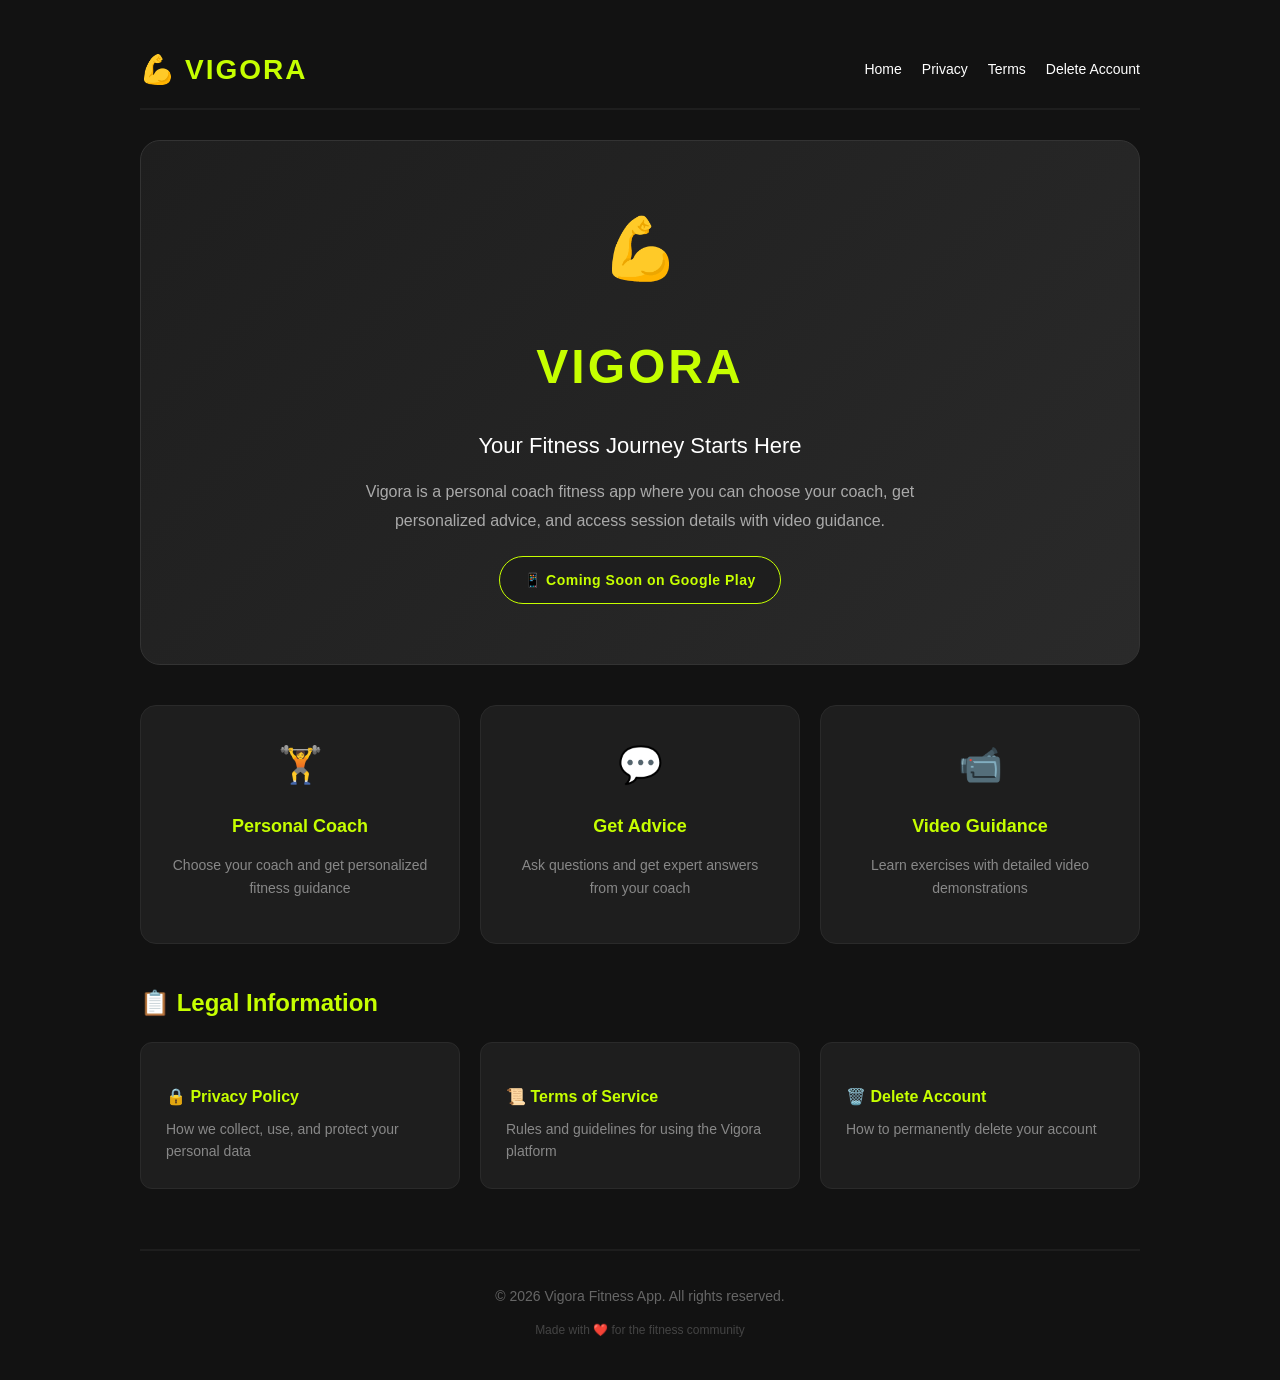
<file: Index.html>
<!DOCTYPE html>
<html lang="en">
<head>
    <meta charset="UTF-8">
    <meta name="viewport" content="width=device-width, initial-scale=1.0">
    <title>VIGORA - Fitness App</title>
    <link rel="stylesheet" href="style.css">
</head>
<body>
    <div class="container">
        <header>
            <div class="logo">
                <span class="logo-icon">💪</span>
                <span class="logo-text">VIGORA</span>
            </div>
            <nav>
                <a href="/">Home</a>
                <a href="privacy.html">Privacy</a>
                <a href="terms.html">Terms</a>
                <a href="delete.html">Delete Account</a>
            </nav>
        </header>

        <div class="hero">
            <div class="hero-icon">💪</div>
            <h1>VIGORA</h1>
            <p class="tagline">Your Fitness Journey Starts Here</p>
            <p class="description">
                Vigora is a personal coach fitness app where you can choose your coach, 
                get personalized advice, and access session details with video guidance.
            </p>
            <div class="badge">
                <span>📱 Coming Soon on Google Play</span>
            </div>
        </div>

        <div class="features">
            <div class="feature-card">
                <div class="feature-icon">🏋️</div>
                <h3>Personal Coach</h3>
                <p>Choose your coach and get personalized fitness guidance</p>
            </div>
            <div class="feature-card">
                <div class="feature-icon">💬</div>
                <h3>Get Advice</h3>
                <p>Ask questions and get expert answers from your coach</p>
            </div>
            <div class="feature-card">
                <div class="feature-icon">📹</div>
                <h3>Video Guidance</h3>
                <p>Learn exercises with detailed video demonstrations</p>
            </div>
        </div>

        <div class="legal-section">
            <h2>📋 Legal Information</h2>
            <div class="legal-grid">
                <a href="privacy.html" class="legal-card">
                    <h3>🔒 Privacy Policy</h3>
                    <p>How we collect, use, and protect your personal data</p>
                </a>
                <a href="terms.html" class="legal-card">
                    <h3>📜 Terms of Service</h3>
                    <p>Rules and guidelines for using the Vigora platform</p>
                </a>
                <a href="delete.html" class="legal-card">
                    <h3>🗑️ Delete Account</h3>
                    <p>How to permanently delete your account</p>
                </a>
            </div>
        </div>

        <footer>
            <p>© 2026 Vigora Fitness App. All rights reserved.</p>
            <p class="footer-text">Made with ❤️ for the fitness community</p>
        </footer>
    </div>
</body>
</html>
</file>
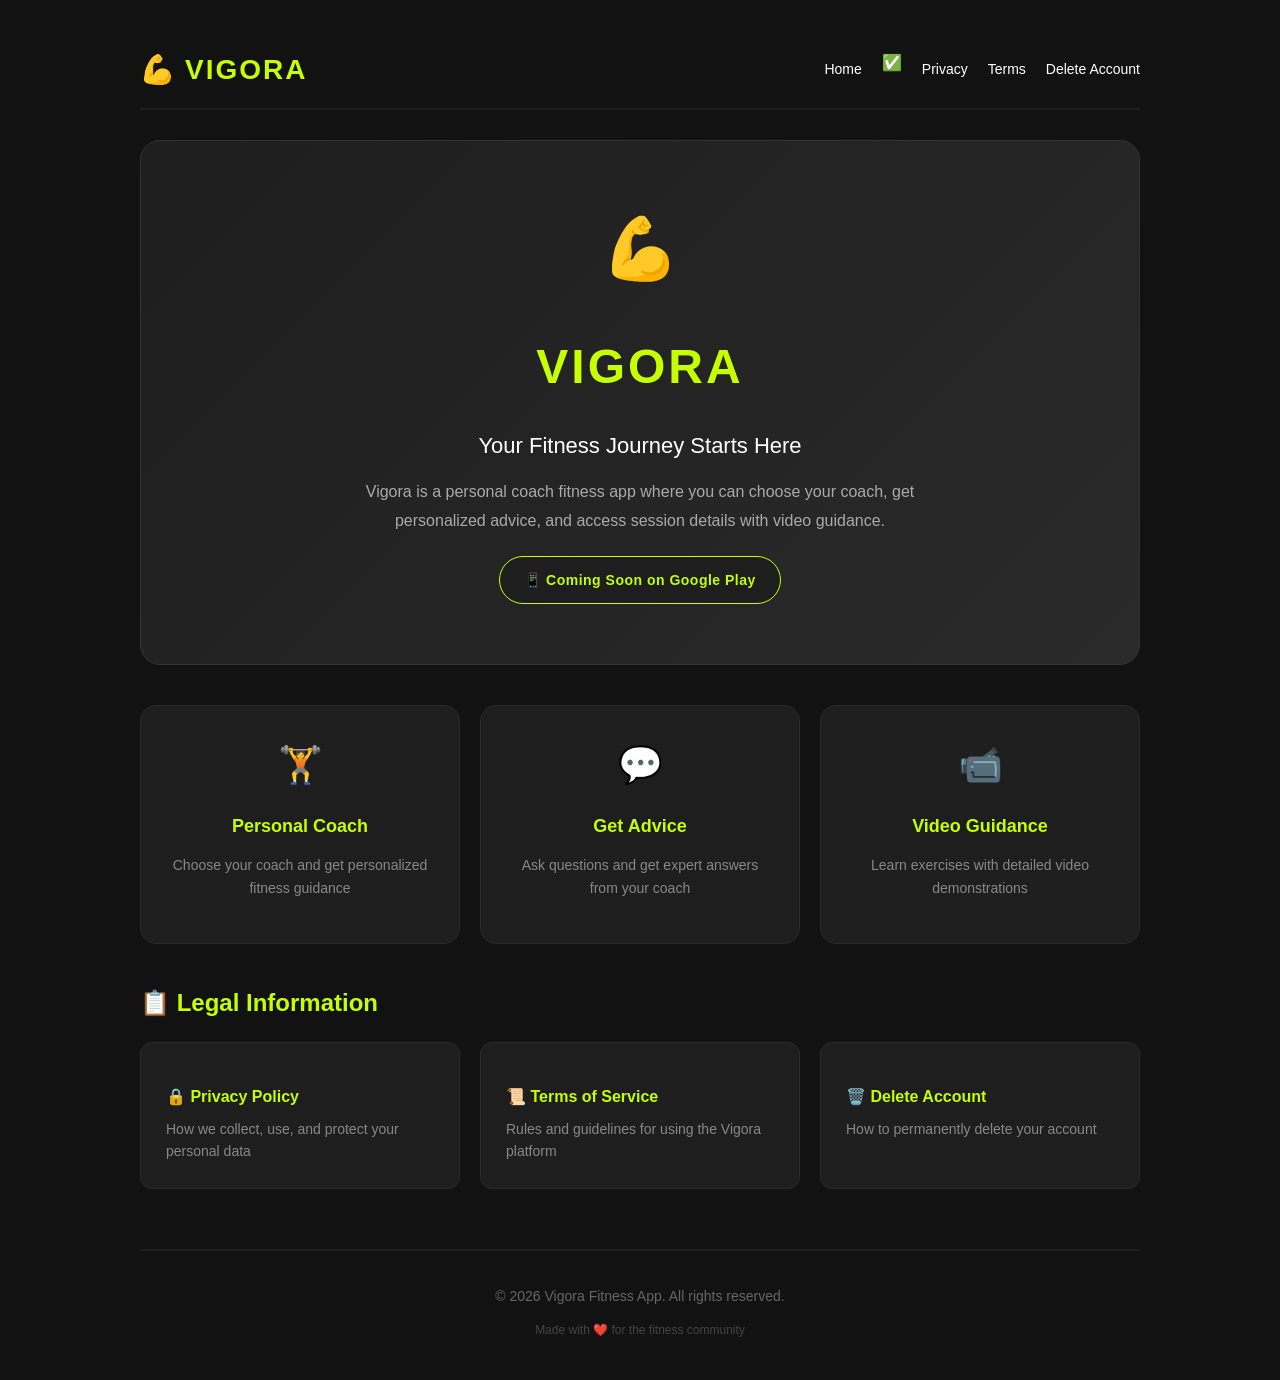
<file: index.html>
<!DOCTYPE html>
<html lang="en">
<head>
    <meta charset="UTF-8">
    <meta name="viewport" content="width=device-width, initial-scale=1.0">
    <title>VIGORA - Fitness App</title>
    <link rel="stylesheet" href="style.css">
</head>
<body>
    <div class="container">
        <header>
            <div class="logo">
                <span class="logo-icon">💪</span>
                <span class="logo-text">VIGORA</span>
            </div>
            <nav>
               <a href="index.html">Home</a> ✅
                <a href="privacy.html">Privacy</a>
                <a href="terms.html">Terms</a>
                <a href="delete.html">Delete Account</a>
            </nav>
        </header>

        <div class="hero">
            <div class="hero-icon">💪</div>
            <h1>VIGORA</h1>
            <p class="tagline">Your Fitness Journey Starts Here</p>
            <p class="description">
                Vigora is a personal coach fitness app where you can choose your coach, 
                get personalized advice, and access session details with video guidance.
            </p>
            <div class="badge">
                <span>📱 Coming Soon on Google Play</span>
            </div>
        </div>

        <div class="features">
            <div class="feature-card">
                <div class="feature-icon">🏋️</div>
                <h3>Personal Coach</h3>
                <p>Choose your coach and get personalized fitness guidance</p>
            </div>
            <div class="feature-card">
                <div class="feature-icon">💬</div>
                <h3>Get Advice</h3>
                <p>Ask questions and get expert answers from your coach</p>
            </div>
            <div class="feature-card">
                <div class="feature-icon">📹</div>
                <h3>Video Guidance</h3>
                <p>Learn exercises with detailed video demonstrations</p>
            </div>
        </div>

        <div class="legal-section">
            <h2>📋 Legal Information</h2>
            <div class="legal-grid">
                <a href="privacy.html" class="legal-card">
                    <h3>🔒 Privacy Policy</h3>
                    <p>How we collect, use, and protect your personal data</p>
                </a>
                <a href="terms.html" class="legal-card">
                    <h3>📜 Terms of Service</h3>
                    <p>Rules and guidelines for using the Vigora platform</p>
                </a>
                <a href="delete.html" class="legal-card">
                    <h3>🗑️ Delete Account</h3>
                    <p>How to permanently delete your account</p>
                </a>
            </div>
        </div>

        <footer>
            <p>© 2026 Vigora Fitness App. All rights reserved.</p>
            <p class="footer-text">Made with ❤️ for the fitness community</p>
        </footer>
    </div>
</body>
</html>
</file>
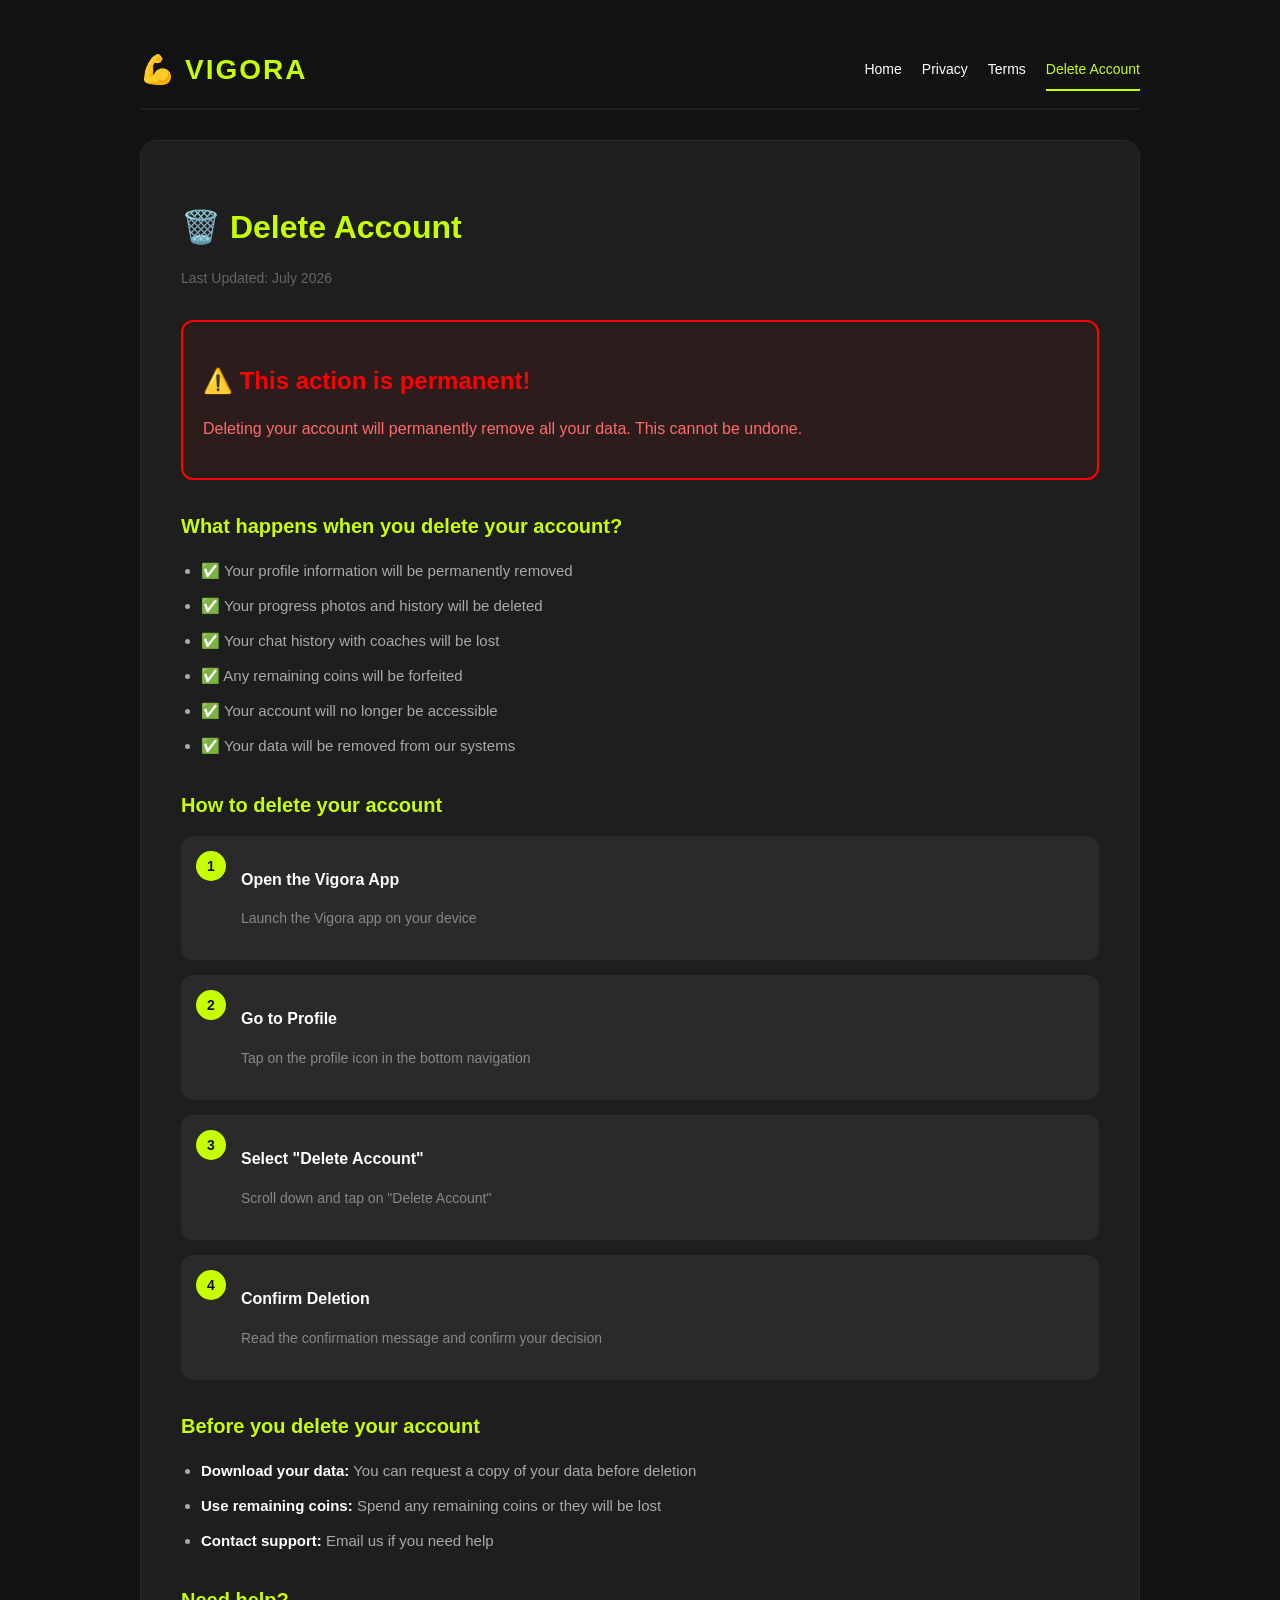
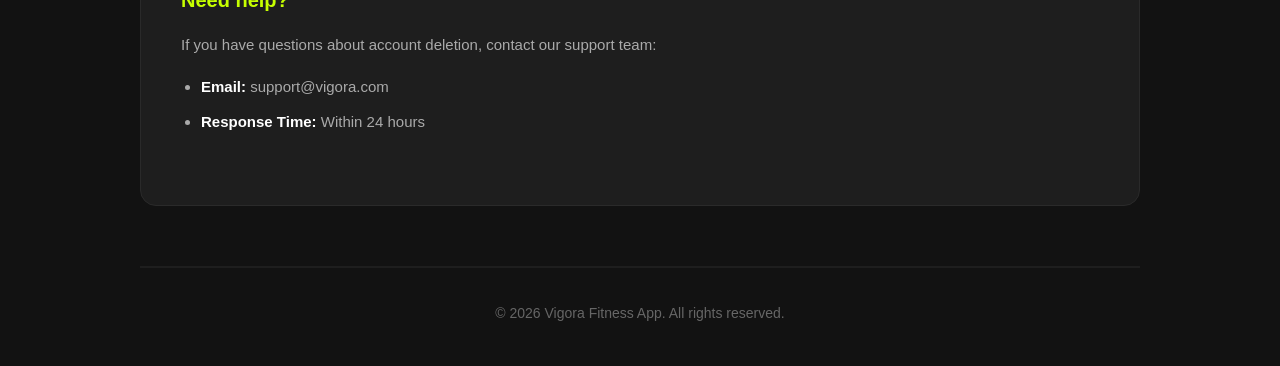
<file: delete.html>
<!DOCTYPE html>
<html lang="en">
<head>
    <meta charset="UTF-8">
    <meta name="viewport" content="width=device-width, initial-scale=1.0">
    <title>Delete Account - VIGORA</title>
    <link rel="stylesheet" href="style.css">
</head>
<body>
    <div class="container">
        <header>
            <div class="logo">
                <span class="logo-icon">💪</span>
                <span class="logo-text">VIGORA</span>
            </div>
            <nav>
                <a href="index.html">Home</a>
                <a href="privacy.html">Privacy</a>
                <a href="terms.html">Terms</a>
                <a href="delete.html" class="active">Delete Account</a>
            </nav>
        </header>

        <div class="legal-content">
            <h1>🗑️ Delete Account</h1>
            <p class="last-updated">Last Updated: July 2026</p>

            <div class="warning-box">
                <h2>⚠️ This action is permanent!</h2>
                <p>Deleting your account will permanently remove all your data. This cannot be undone.</p>
            </div>

            <div class="section">
                <h2>What happens when you delete your account?</h2>
                <ul>
                    <li>✅ Your profile information will be permanently removed</li>
                    <li>✅ Your progress photos and history will be deleted</li>
                    <li>✅ Your chat history with coaches will be lost</li>
                    <li>✅ Any remaining coins will be forfeited</li>
                    <li>✅ Your account will no longer be accessible</li>
                    <li>✅ Your data will be removed from our systems</li>
                </ul>
            </div>

            <div class="section">
                <h2>How to delete your account</h2>
                <div class="steps">
                    <div class="step">
                        <span class="step-number">1</span>
                        <div>
                            <h3>Open the Vigora App</h3>
                            <p>Launch the Vigora app on your device</p>
                        </div>
                    </div>
                    <div class="step">
                        <span class="step-number">2</span>
                        <div>
                            <h3>Go to Profile</h3>
                            <p>Tap on the profile icon in the bottom navigation</p>
                        </div>
                    </div>
                    <div class="step">
                        <span class="step-number">3</span>
                        <div>
                            <h3>Select "Delete Account"</h3>
                            <p>Scroll down and tap on "Delete Account"</p>
                        </div>
                    </div>
                    <div class="step">
                        <span class="step-number">4</span>
                        <div>
                            <h3>Confirm Deletion</h3>
                            <p>Read the confirmation message and confirm your decision</p>
                        </div>
                    </div>
                </div>
            </div>

            <div class="section">
                <h2>Before you delete your account</h2>
                <ul>
                    <li><strong>Download your data:</strong> You can request a copy of your data before deletion</li>
                    <li><strong>Use remaining coins:</strong> Spend any remaining coins or they will be lost</li>
                    <li><strong>Contact support:</strong> Email us if you need help</li>
                </ul>
            </div>

            <div class="section">
                <h2>Need help?</h2>
                <p>If you have questions about account deletion, contact our support team:</p>
                <ul>
                    <li><strong>Email:</strong> support@vigora.com</li>
                    <li><strong>Response Time:</strong> Within 24 hours</li>
                </ul>
            </div>
        </div>

        <footer>
            <p>© 2026 Vigora Fitness App. All rights reserved.</p>
        </footer>
    </div>
</body>
</html>
</file>
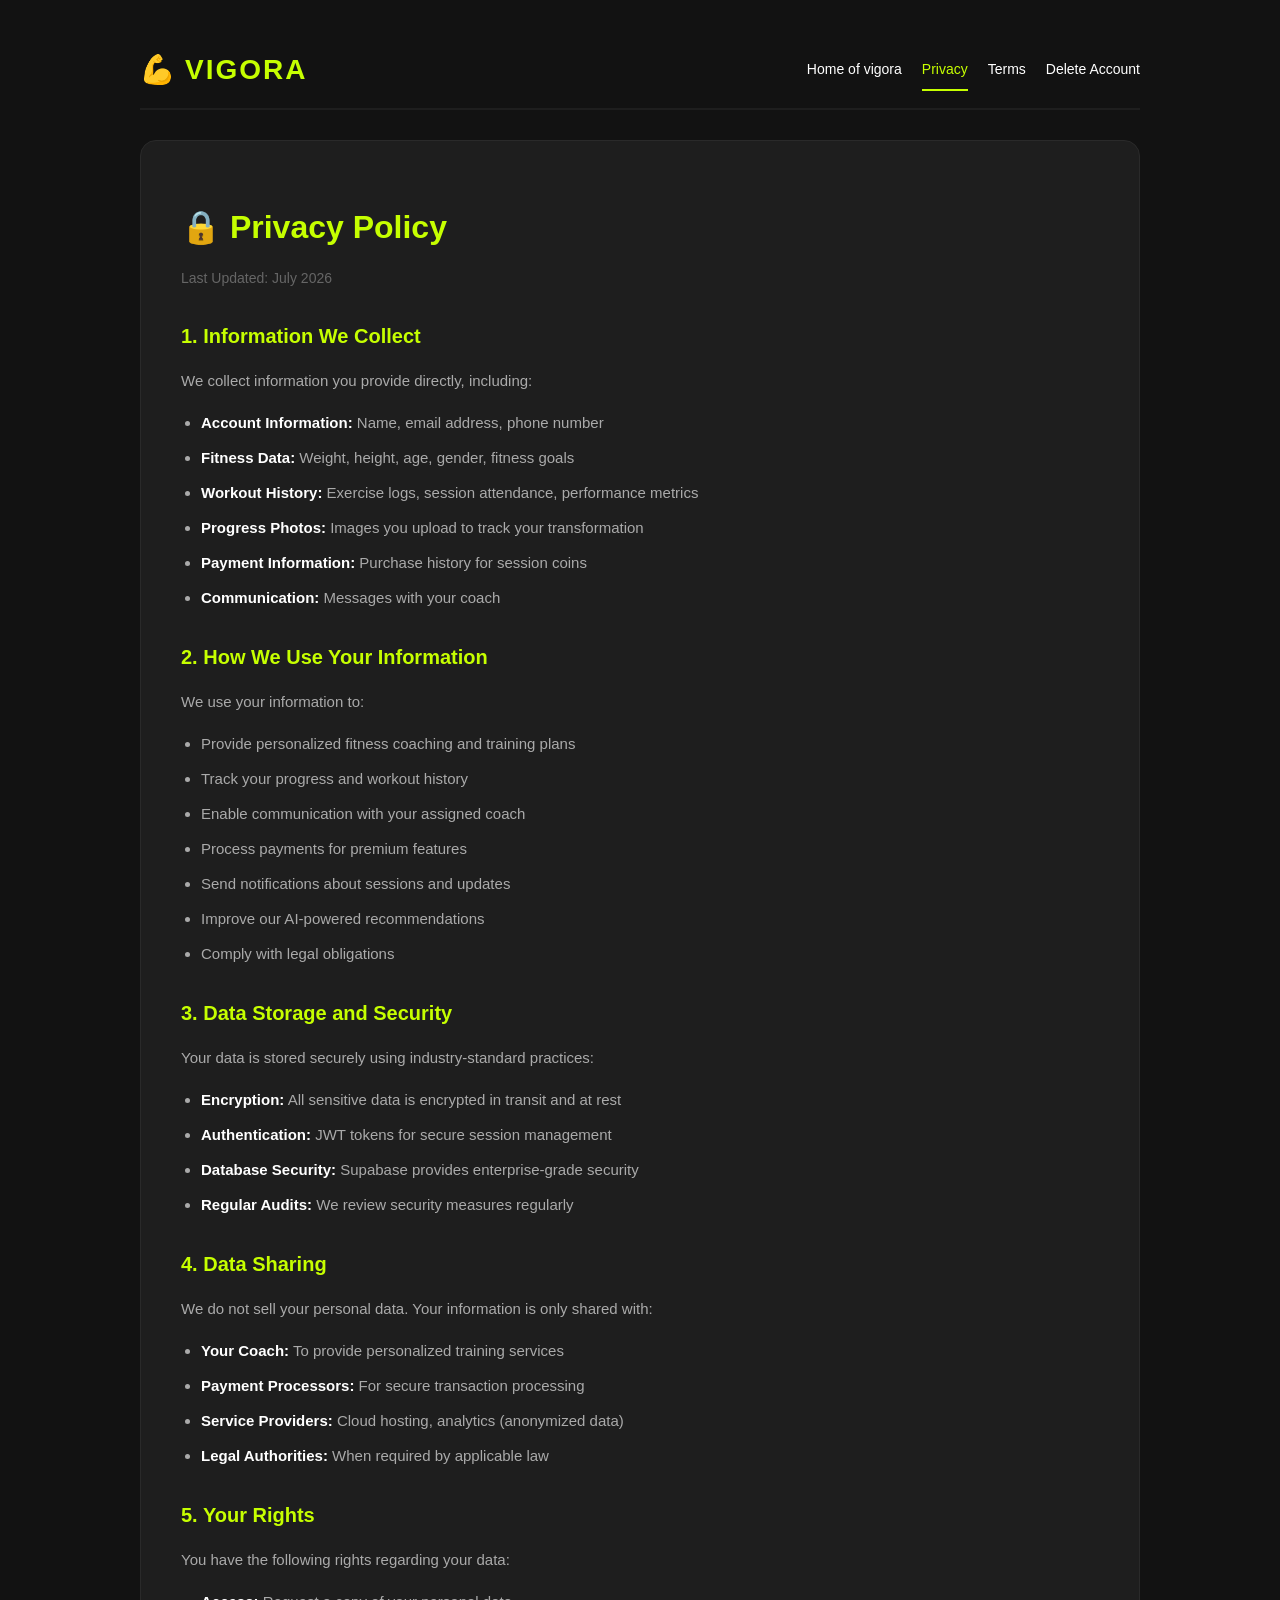
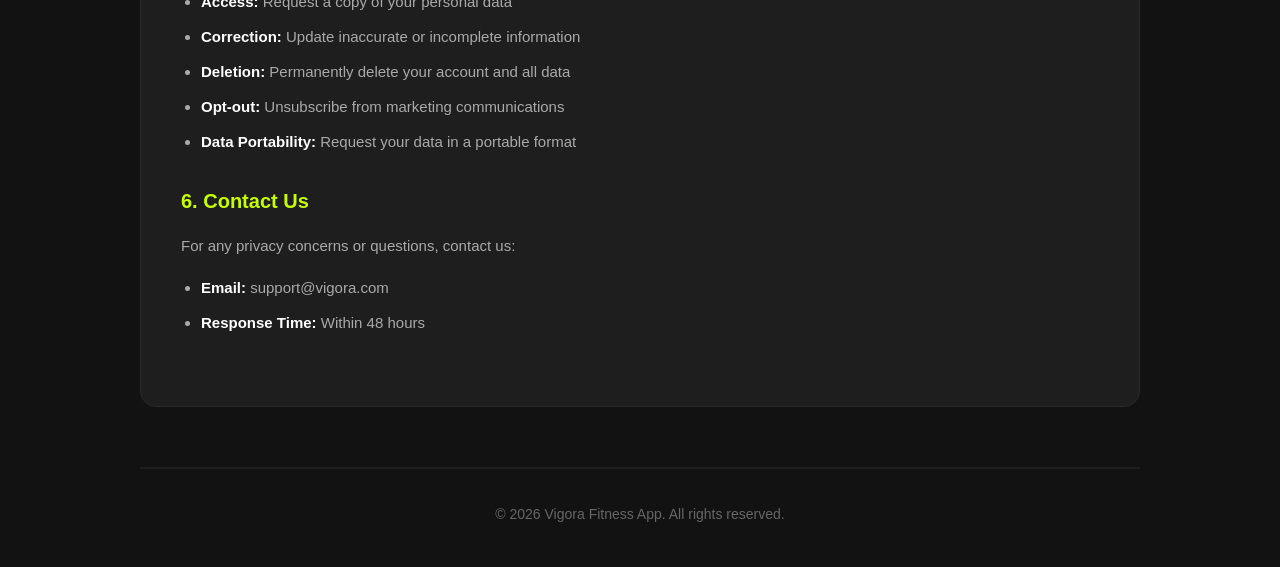
<file: privacy.html>
<!DOCTYPE html>
<html lang="en">
<head>
    <meta charset="UTF-8">
    <meta name="viewport" content="width=device-width, initial-scale=1.0">
    <title>Privacy Policy - VIGORA</title>
    <link rel="stylesheet" href="style.css">
</head>
<body>
    <div class="container">
        <header>
            <div class="logo">
                <span class="logo-icon">💪</span>
                <span class="logo-text">VIGORA</span>
            </div>
            <nav>
                <a href="index.html">Home of vigora </a>
                <a href="privacy.html" class="active">Privacy</a>
                <a href="terms.html">Terms</a>
                <a href="delete.html">Delete Account</a>
            </nav>
        </header>

        <div class="legal-content">
            <h1>🔒 Privacy Policy</h1>
            <p class="last-updated">Last Updated: July 2026</p>

            <div class="section">
                <h2>1. Information We Collect</h2>
                <p>We collect information you provide directly, including:</p>
                <ul>
                    <li><strong>Account Information:</strong> Name, email address, phone number</li>
                    <li><strong>Fitness Data:</strong> Weight, height, age, gender, fitness goals</li>
                    <li><strong>Workout History:</strong> Exercise logs, session attendance, performance metrics</li>
                    <li><strong>Progress Photos:</strong> Images you upload to track your transformation</li>
                    <li><strong>Payment Information:</strong> Purchase history for session coins</li>
                    <li><strong>Communication:</strong> Messages with your coach</li>
                </ul>
            </div>

            <div class="section">
                <h2>2. How We Use Your Information</h2>
                <p>We use your information to:</p>
                <ul>
                    <li>Provide personalized fitness coaching and training plans</li>
                    <li>Track your progress and workout history</li>
                    <li>Enable communication with your assigned coach</li>
                    <li>Process payments for premium features</li>
                    <li>Send notifications about sessions and updates</li>
                    <li>Improve our AI-powered recommendations</li>
                    <li>Comply with legal obligations</li>
                </ul>
            </div>

            <div class="section">
                <h2>3. Data Storage and Security</h2>
                <p>Your data is stored securely using industry-standard practices:</p>
                <ul>
                    <li><strong>Encryption:</strong> All sensitive data is encrypted in transit and at rest</li>
                    <li><strong>Authentication:</strong> JWT tokens for secure session management</li>
                    <li><strong>Database Security:</strong> Supabase provides enterprise-grade security</li>
                    <li><strong>Regular Audits:</strong> We review security measures regularly</li>
                </ul>
            </div>

            <div class="section">
                <h2>4. Data Sharing</h2>
                <p>We do not sell your personal data. Your information is only shared with:</p>
                <ul>
                    <li><strong>Your Coach:</strong> To provide personalized training services</li>
                    <li><strong>Payment Processors:</strong> For secure transaction processing</li>
                    <li><strong>Service Providers:</strong> Cloud hosting, analytics (anonymized data)</li>
                    <li><strong>Legal Authorities:</strong> When required by applicable law</li>
                </ul>
            </div>

            <div class="section">
                <h2>5. Your Rights</h2>
                <p>You have the following rights regarding your data:</p>
                <ul>
                    <li><strong>Access:</strong> Request a copy of your personal data</li>
                    <li><strong>Correction:</strong> Update inaccurate or incomplete information</li>
                    <li><strong>Deletion:</strong> Permanently delete your account and all data</li>
                    <li><strong>Opt-out:</strong> Unsubscribe from marketing communications</li>
                    <li><strong>Data Portability:</strong> Request your data in a portable format</li>
                </ul>
            </div>

            <div class="section">
                <h2>6. Contact Us</h2>
                <p>For any privacy concerns or questions, contact us:</p>
                <ul>
                    <li><strong>Email:</strong> support@vigora.com</li>
                    <li><strong>Response Time:</strong> Within 48 hours</li>
                </ul>
            </div>
        </div>

        <footer>
            <p>© 2026 Vigora Fitness App. All rights reserved.</p>
        </footer>
    </div>
</body>
</html>
</file>
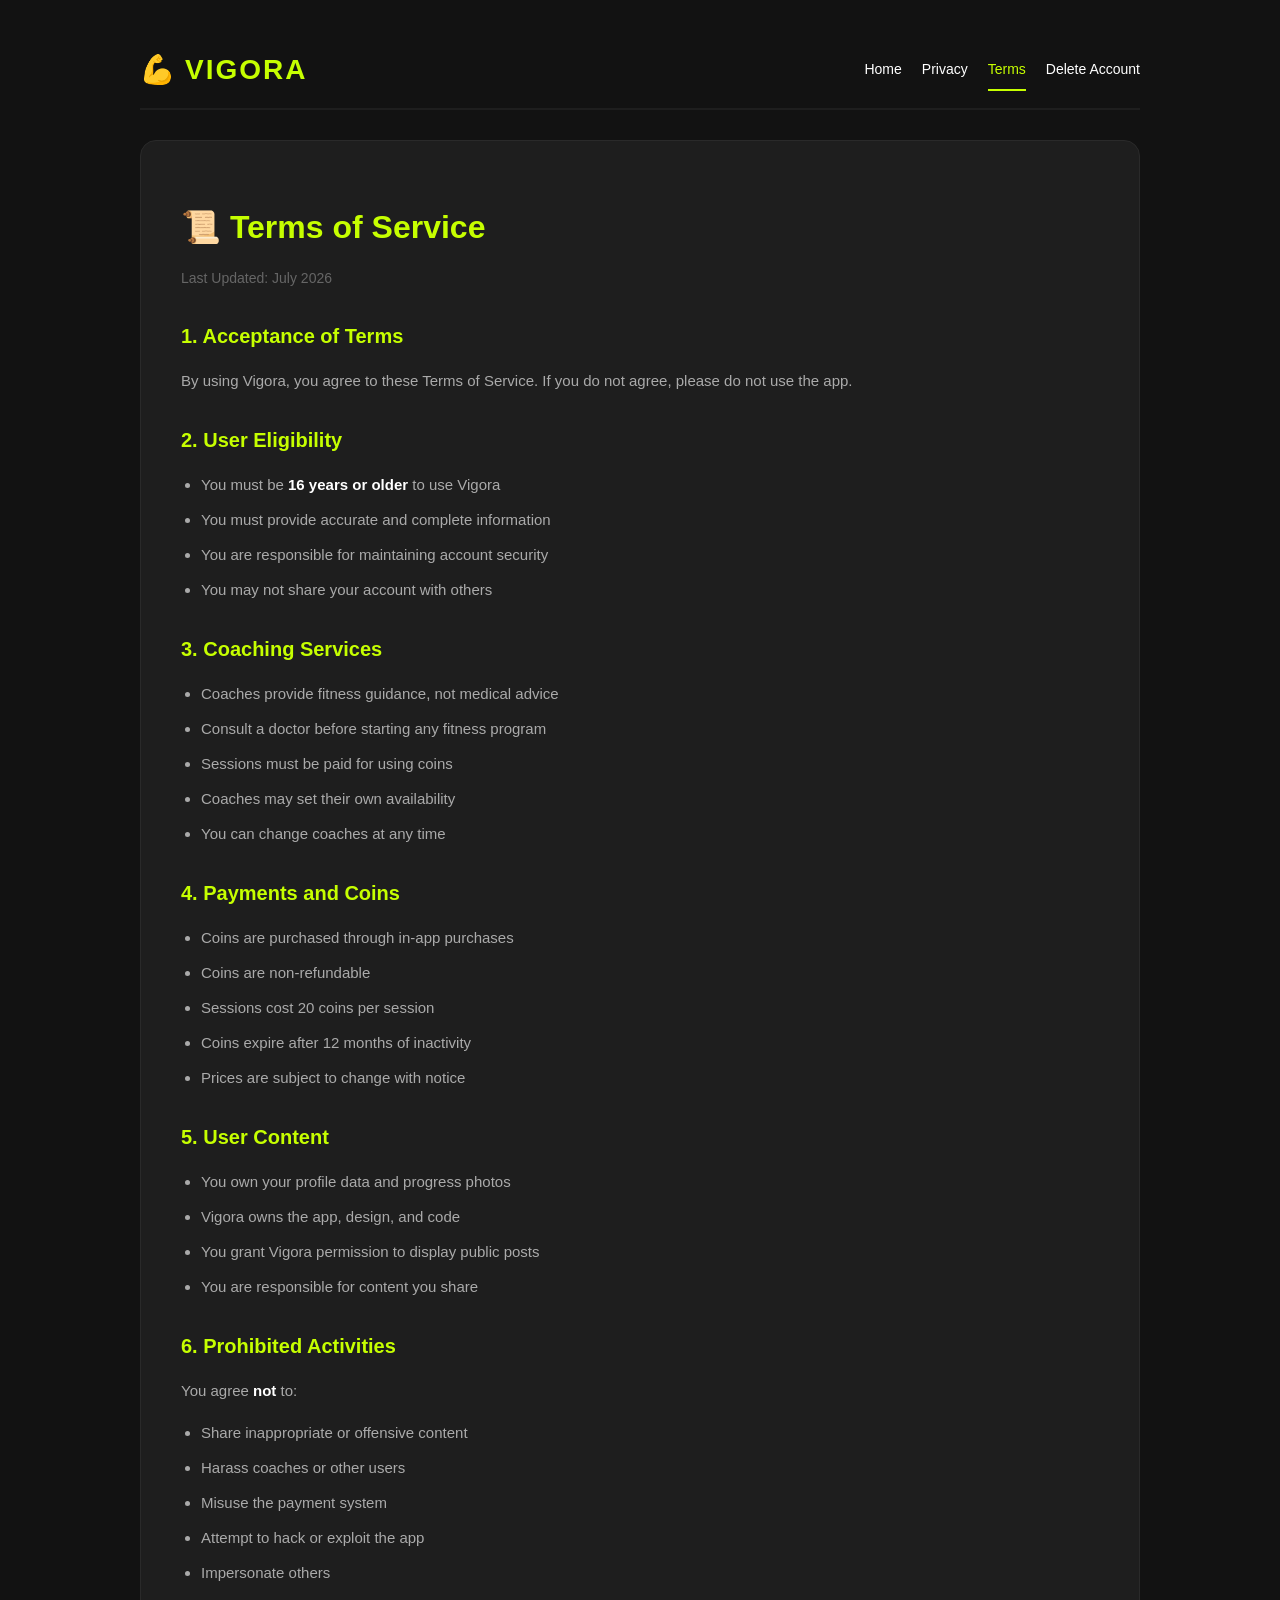
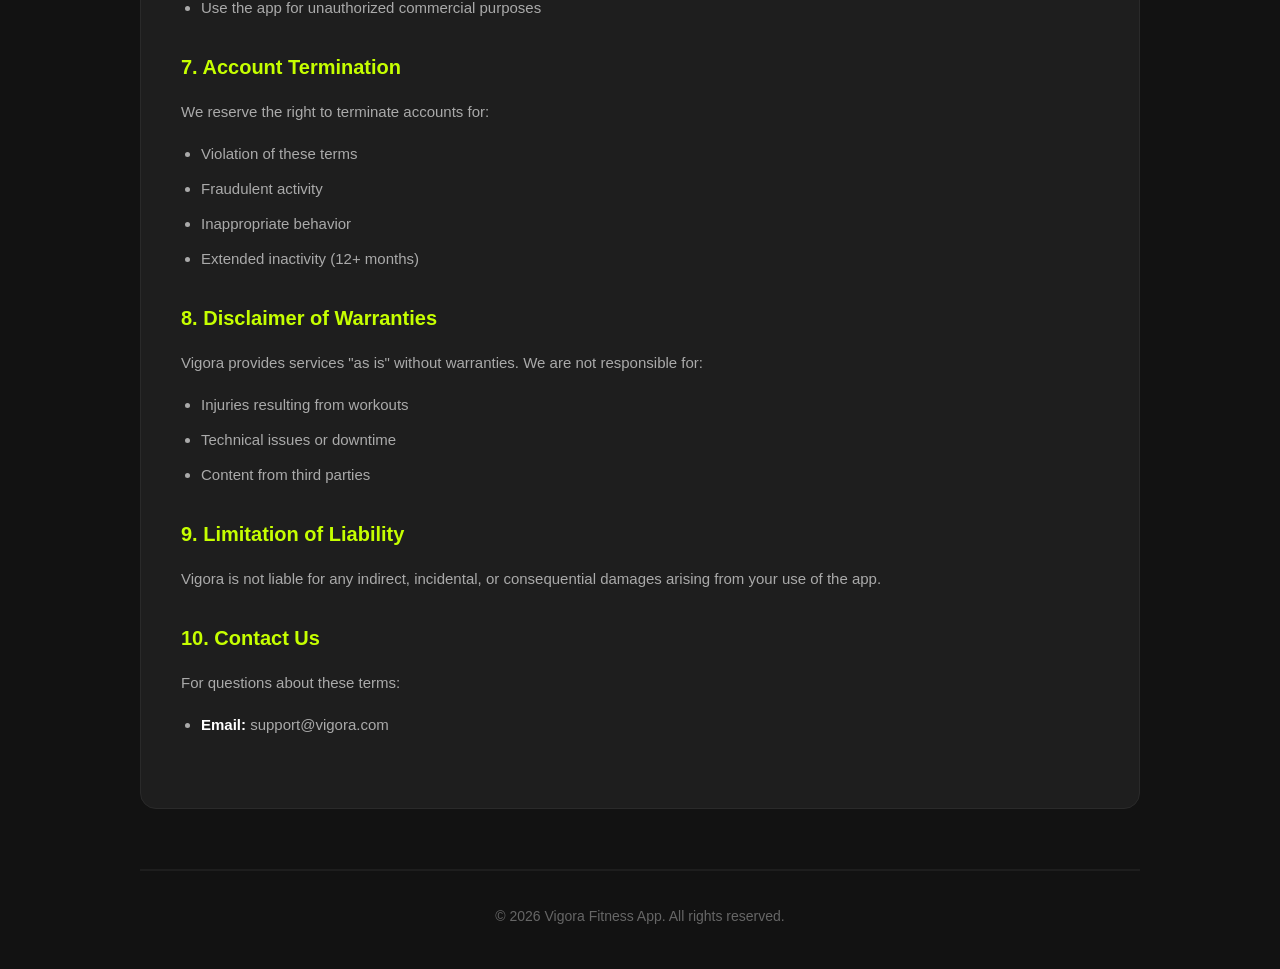
<file: terms.html>
<!DOCTYPE html>
<html lang="en">
<head>
    <meta charset="UTF-8">
    <meta name="viewport" content="width=device-width, initial-scale=1.0">
    <title>Terms of Service - VIGORA</title>
    <link rel="stylesheet" href="style.css">
</head>
<body>
    <div class="container">
        <header>
            <div class="logo">
                <span class="logo-icon">💪</span>
                <span class="logo-text">VIGORA</span>
            </div>
            <nav>
                <a href="index.html">Home</a>
                <a href="privacy.html">Privacy</a>
                <a href="terms.html" class="active">Terms</a>
                <a href="delete.html">Delete Account</a>
            </nav>
        </header>

        <div class="legal-content">
            <h1>📜 Terms of Service</h1>
            <p class="last-updated">Last Updated: July 2026</p>

            <div class="section">
                <h2>1. Acceptance of Terms</h2>
                <p>By using Vigora, you agree to these Terms of Service. If you do not agree, please do not use the app.</p>
            </div>

            <div class="section">
                <h2>2. User Eligibility</h2>
                <ul>
                    <li>You must be <strong>16 years or older</strong> to use Vigora</li>
                    <li>You must provide accurate and complete information</li>
                    <li>You are responsible for maintaining account security</li>
                    <li>You may not share your account with others</li>
                </ul>
            </div>

            <div class="section">
                <h2>3. Coaching Services</h2>
                <ul>
                    <li>Coaches provide fitness guidance, not medical advice</li>
                    <li>Consult a doctor before starting any fitness program</li>
                    <li>Sessions must be paid for using coins</li>
                    <li>Coaches may set their own availability</li>
                    <li>You can change coaches at any time</li>
                </ul>
            </div>

            <div class="section">
                <h2>4. Payments and Coins</h2>
                <ul>
                    <li>Coins are purchased through in-app purchases</li>
                    <li>Coins are non-refundable</li>
                    <li>Sessions cost 20 coins per session</li>
                    <li>Coins expire after 12 months of inactivity</li>
                    <li>Prices are subject to change with notice</li>
                </ul>
            </div>

            <div class="section">
                <h2>5. User Content</h2>
                <ul>
                    <li>You own your profile data and progress photos</li>
                    <li>Vigora owns the app, design, and code</li>
                    <li>You grant Vigora permission to display public posts</li>
                    <li>You are responsible for content you share</li>
                </ul>
            </div>

            <div class="section">
                <h2>6. Prohibited Activities</h2>
                <p>You agree <strong>not</strong> to:</p>
                <ul>
                    <li>Share inappropriate or offensive content</li>
                    <li>Harass coaches or other users</li>
                    <li>Misuse the payment system</li>
                    <li>Attempt to hack or exploit the app</li>
                    <li>Impersonate others</li>
                    <li>Use the app for unauthorized commercial purposes</li>
                </ul>
            </div>

            <div class="section">
                <h2>7. Account Termination</h2>
                <p>We reserve the right to terminate accounts for:</p>
                <ul>
                    <li>Violation of these terms</li>
                    <li>Fraudulent activity</li>
                    <li>Inappropriate behavior</li>
                    <li>Extended inactivity (12+ months)</li>
                </ul>
            </div>

            <div class="section">
                <h2>8. Disclaimer of Warranties</h2>
                <p>Vigora provides services "as is" without warranties. We are not responsible for:</p>
                <ul>
                    <li>Injuries resulting from workouts</li>
                    <li>Technical issues or downtime</li>
                    <li>Content from third parties</li>
                </ul>
            </div>

            <div class="section">
                <h2>9. Limitation of Liability</h2>
                <p>Vigora is not liable for any indirect, incidental, or consequential damages arising from your use of the app.</p>
            </div>

            <div class="section">
                <h2>10. Contact Us</h2>
                <p>For questions about these terms:</p>
                <ul>
                    <li><strong>Email:</strong> support@vigora.com</li>
                </ul>
            </div>
        </div>

        <footer>
            <p>© 2026 Vigora Fitness App. All rights reserved.</p>
        </footer>
    </div>
</body>
</html>
</file>
<file: style.css>
cat > style.css << 'EOF'
* {
    margin: 0;
    padding: 0;
    box-sizing: border-box;
}

body {
    background: #121212;
    color: #ffffff;
    font-family: -apple-system, BlinkMacSystemFont, 'Segoe UI', Roboto, Oxygen, Ubuntu, sans-serif;
    line-height: 1.6;
    min-height: 100vh;
}

.container {
    max-width: 1000px;
    margin: 0 auto;
    padding: 20px;
}

header {
    padding: 20px 0 15px 0;
    border-bottom: 2px solid #1E1E1E;
    margin-bottom: 30px;
    display: flex;
    justify-content: space-between;
    align-items: center;
    flex-wrap: wrap;
    gap: 15px;
}

.logo {
    display: flex;
    align-items: center;
    gap: 10px;
}

.logo-icon {
    font-size: 28px;
}

.logo-text {
    font-size: 28px;
    font-weight: 900;
    color: #C6FF00;
    letter-spacing: 2px;
}

nav {
    display: flex;
    gap: 20px;
    flex-wrap: wrap;
}

nav a {
    color: #ffffff;
    text-decoration: none;
    font-size: 14px;
    font-weight: 500;
    padding: 8px 0;
    border-bottom: 2px solid transparent;
    transition: all 0.3s;
}

nav a:hover,
nav a.active {
    border-color: #C6FF00;
    color: #C6FF00;
}

.hero {
    background: linear-gradient(135deg, #1E1E1E, #2a2a2a);
    padding: 60px 40px;
    border-radius: 20px;
    margin: 20px 0 40px 0;
    text-align: center;
    border: 1px solid #333;
}

.hero-icon {
    font-size: 60px;
    margin-bottom: 15px;
}

.hero h1 {
    font-size: 48px;
    color: #C6FF00;
    font-weight: 900;
    letter-spacing: 3px;
    margin-bottom: 10px;
}

.tagline {
    font-size: 22px;
    color: #ffffff;
    font-weight: 500;
    margin-bottom: 15px;
}

.description {
    font-size: 16px;
    color: #aaa;
    max-width: 600px;
    margin: 0 auto 20px auto;
    line-height: 1.8;
}

.badge {
    display: inline-block;
    background: #1E1E1E;
    color: #C6FF00;
    padding: 12px 24px;
    border-radius: 30px;
    border: 1px solid #C6FF00;
    font-weight: 600;
    font-size: 14px;
    letter-spacing: 0.5px;
}

.features {
    display: grid;
    grid-template-columns: repeat(auto-fit, minmax(250px, 1fr));
    gap: 20px;
    margin: 40px 0;
}

.feature-card {
    background: #1E1E1E;
    padding: 30px 25px;
    border-radius: 16px;
    border: 1px solid #2a2a2a;
    text-align: center;
    transition: all 0.3s;
}

.feature-card:hover {
    transform: translateY(-5px);
    box-shadow: 0 10px 30px rgba(198, 255, 0, 0.08);
    border-color: #C6FF00;
}

.feature-icon {
    font-size: 36px;
    margin-bottom: 15px;
}

.feature-card h3 {
    color: #C6FF00;
    margin-bottom: 10px;
    font-size: 18px;
}

.feature-card p {
    color: #888;
    font-size: 14px;
    line-height: 1.6;
}

.legal-section {
    margin: 40px 0;
}

.legal-section h2 {
    color: #C6FF00;
    margin-bottom: 20px;
    font-size: 24px;
}

.legal-grid {
    display: grid;
    grid-template-columns: repeat(auto-fit, minmax(250px, 1fr));
    gap: 20px;
}

.legal-card {
    background: #1E1E1E;
    padding: 25px;
    border-radius: 12px;
    text-decoration: none;
    color: #ffffff;
    border: 1px solid #2a2a2a;
    transition: all 0.3s;
}

.legal-card:hover {
    border-color: #C6FF00;
    transform: translateY(-3px);
    box-shadow: 0 5px 20px rgba(198, 255, 0, 0.08);
}

.legal-card h3 {
    color: #C6FF00;
    margin-bottom: 8px;
    font-size: 16px;
}

.legal-card p {
    color: #888;
    font-size: 14px;
    margin: 0;
}

.legal-content {
    background: #1E1E1E;
    padding: 40px;
    border-radius: 16px;
    border: 1px solid #2a2a2a;
    margin: 20px 0;
}

.legal-content h1 {
    color: #C6FF00;
    font-size: 32px;
    margin-bottom: 5px;
}

.last-updated {
    color: #666;
    font-size: 14px;
    margin-bottom: 30px;
}

.section {
    margin: 30px 0;
}

.section h2 {
    color: #C6FF00;
    font-size: 20px;
    margin-bottom: 15px;
}

.section p,
.section li {
    color: #aaa;
    font-size: 15px;
    line-height: 1.8;
}

.section ul {
    padding-left: 20px;
    margin: 10px 0;
}

.section li {
    margin: 8px 0;
}

.section strong {
    color: #ffffff;
}

.warning-box {
    background: #FF000010;
    border: 2px solid #FF0000;
    padding: 20px;
    border-radius: 12px;
    margin: 20px 0;
}

.warning-box h2 {
    color: #FF0000;
    margin-bottom: 10px;
}

.warning-box p {
    color: #ff6b6b;
}

.steps {
    display: flex;
    flex-direction: column;
    gap: 15px;
    margin: 15px 0;
}

.step {
    display: flex;
    align-items: flex-start;
    gap: 15px;
    padding: 15px;
    background: #2a2a2a;
    border-radius: 12px;
}

.step-number {
    background: #C6FF00;
    color: #121212;
    width: 30px;
    height: 30px;
    border-radius: 50%;
    display: flex;
    align-items: center;
    justify-content: center;
    font-weight: bold;
    font-size: 14px;
    flex-shrink: 0;
}

.step h3 {
    color: #ffffff;
    font-size: 16px;
    margin-bottom: 5px;
}

.step p {
    color: #888;
    font-size: 14px;
}

footer {
    margin-top: 60px;
    padding-top: 20px;
    border-top: 2px solid #1E1E1E;
    text-align: center;
    color: #666;
    font-size: 14px;
}

.footer-text {
    margin-top: 5px;
    font-size: 12px;
    color: #444;
}

@media (max-width: 600px) {
    header {
        flex-direction: column;
        align-items: flex-start;
    }
    
    nav {
        width: 100%;
        gap: 12px;
    }
    
    nav a {
        font-size: 13px;
    }
    
    .hero {
        padding: 40px 20px;
    }
    
    .hero h1 {
        font-size: 32px;
    }
    
    .tagline {
        font-size: 18px;
    }
    
    .description {
        font-size: 14px;
    }
    
    .legal-content {
        padding: 20px;
    }
    
    .legal-content h1 {
        font-size: 24px;
    }
    
    .legal-grid {
        grid-template-columns: 1fr;
    }
    
    .features {
        grid-template-columns: 1fr;
    }
    
    .badge {
        font-size: 12px;
        padding: 10px 18px;
    }
}
EOF
</file>
